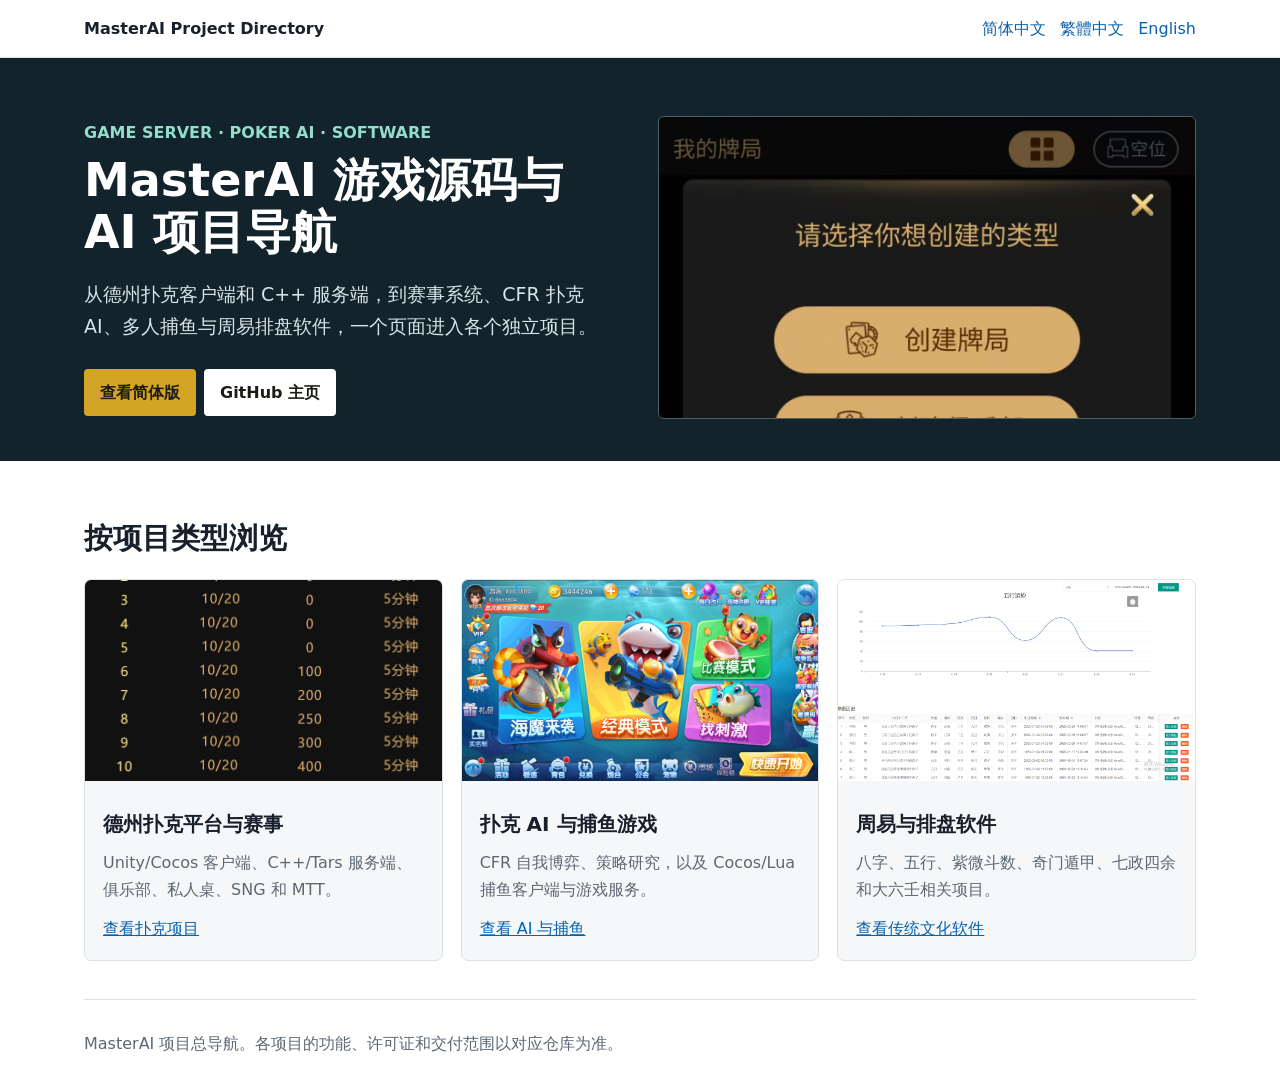
<file: docs/index.html>
<!doctype html><html lang="zh-CN"><head><meta charset="utf-8"><meta name="viewport" content="width=device-width,initial-scale=1"><meta name="google-site-verification" content="rrp5Uvgzi-1-rMxUBfhV3wjlNrFqzwnqiA4e3qsOLEM"><title>MasterAI 项目导航 | 德州扑克源码、扑克 AI、捕鱼与周易软件</title><meta name="description" content="MasterAI 官方项目导航：德州扑克源码、俱乐部与赛事平台、CFR 扑克 AI、捕鱼游戏源码、八字排盘和周易软件。"><link rel="canonical" href="https://masterai-top.github.io/masterai-top/"><link rel="alternate" hreflang="zh-CN" href="https://masterai-top.github.io/masterai-top/zh-cn/"><link rel="alternate" hreflang="zh-TW" href="https://masterai-top.github.io/masterai-top/zh-tw/"><link rel="alternate" hreflang="en" href="https://masterai-top.github.io/masterai-top/en/"><link rel="alternate" hreflang="x-default" href="https://masterai-top.github.io/masterai-top/"><link rel="stylesheet" href="assets/site.css"><meta property="og:title" content="MasterAI 游戏源码与 AI 项目导航"><meta property="og:image" content="https://masterai-top.github.io/masterai-top/assets/images/poker-club.jpg"><script type="application/ld+json">{"@context":"https://schema.org","@type":"Organization","name":"MasterAI","url":"https://masterai-top.github.io/masterai-top/","sameAs":["https://github.com/masterai-top"],"description":"Texas Holdem source code, poker AI, arcade fishing and Chinese metaphysics software project directory."}</script></head><body><nav><div class="inner navrow"><a class="brand" href="./">MasterAI Project Directory</a><div class="langs"><a href="zh-cn/">简体中文</a><a href="zh-tw/">繁體中文</a><a href="en/">English</a></div></div></nav><header class="hero"><div class="inner"><div><div class="eyebrow">GAME SERVER · POKER AI · SOFTWARE</div><h1>MasterAI 游戏源码与 AI 项目导航</h1><p>从德州扑克客户端和 C++ 服务端，到赛事系统、CFR 扑克 AI、多人捕鱼与周易排盘软件，一个页面进入各个独立项目。</p><div class="buttons"><a href="zh-cn/">查看简体版</a><a class="secondary" href="https://github.com/masterai-top">GitHub 主页</a></div></div><img src="assets/images/poker-club.jpg" alt="MasterAI 德州扑克俱乐部产品界面"></div></header><main><section><h2>按项目类型浏览</h2><div class="grid"><article class="card"><img src="assets/images/poker-mtt.jpg" alt="德州扑克赛事 MTT"><div class="body"><h3>德州扑克平台与赛事</h3><p>Unity/Cocos 客户端、C++/Tars 服务端、俱乐部、私人桌、SNG 和 MTT。</p><a href="zh-cn/#poker">查看扑克项目</a></div></article><article class="card"><img src="assets/images/fishing-lobby.png" alt="多人街机捕鱼游戏大厅"><div class="body"><h3>扑克 AI 与捕鱼游戏</h3><p>CFR 自我博弈、策略研究，以及 Cocos/Lua 捕鱼客户端与游戏服务。</p><a href="zh-cn/#ai-fishing">查看 AI 与捕鱼</a></div></article><article class="card"><img src="assets/images/five-elements.png" alt="八字排盘和周易软件"><div class="body"><h3>周易与排盘软件</h3><p>八字、五行、紫微斗数、奇门遁甲、七政四余和大六壬相关项目。</p><a href="zh-cn/#zhouyi">查看传统文化软件</a></div></article></div></section></main><footer>MasterAI 项目总导航。各项目的功能、许可证和交付范围以对应仓库为准。</footer></body></html>
</file>
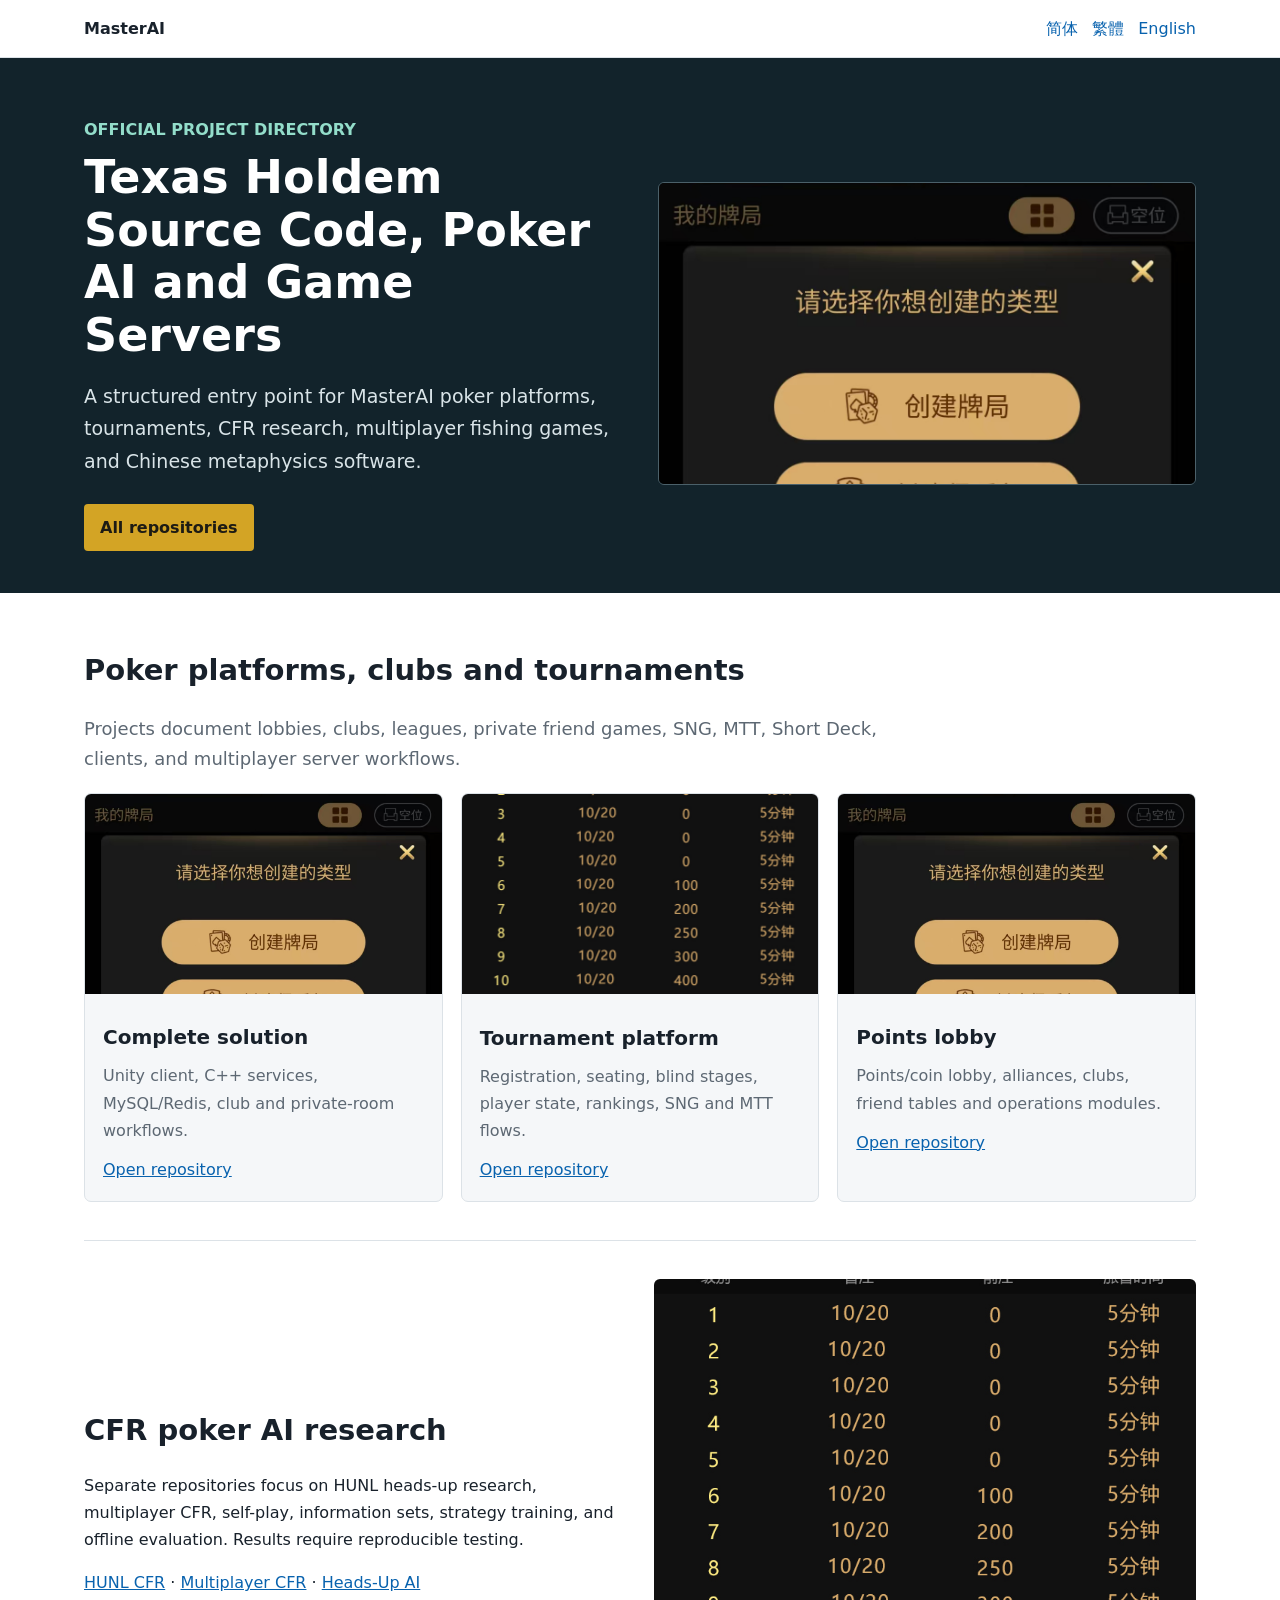
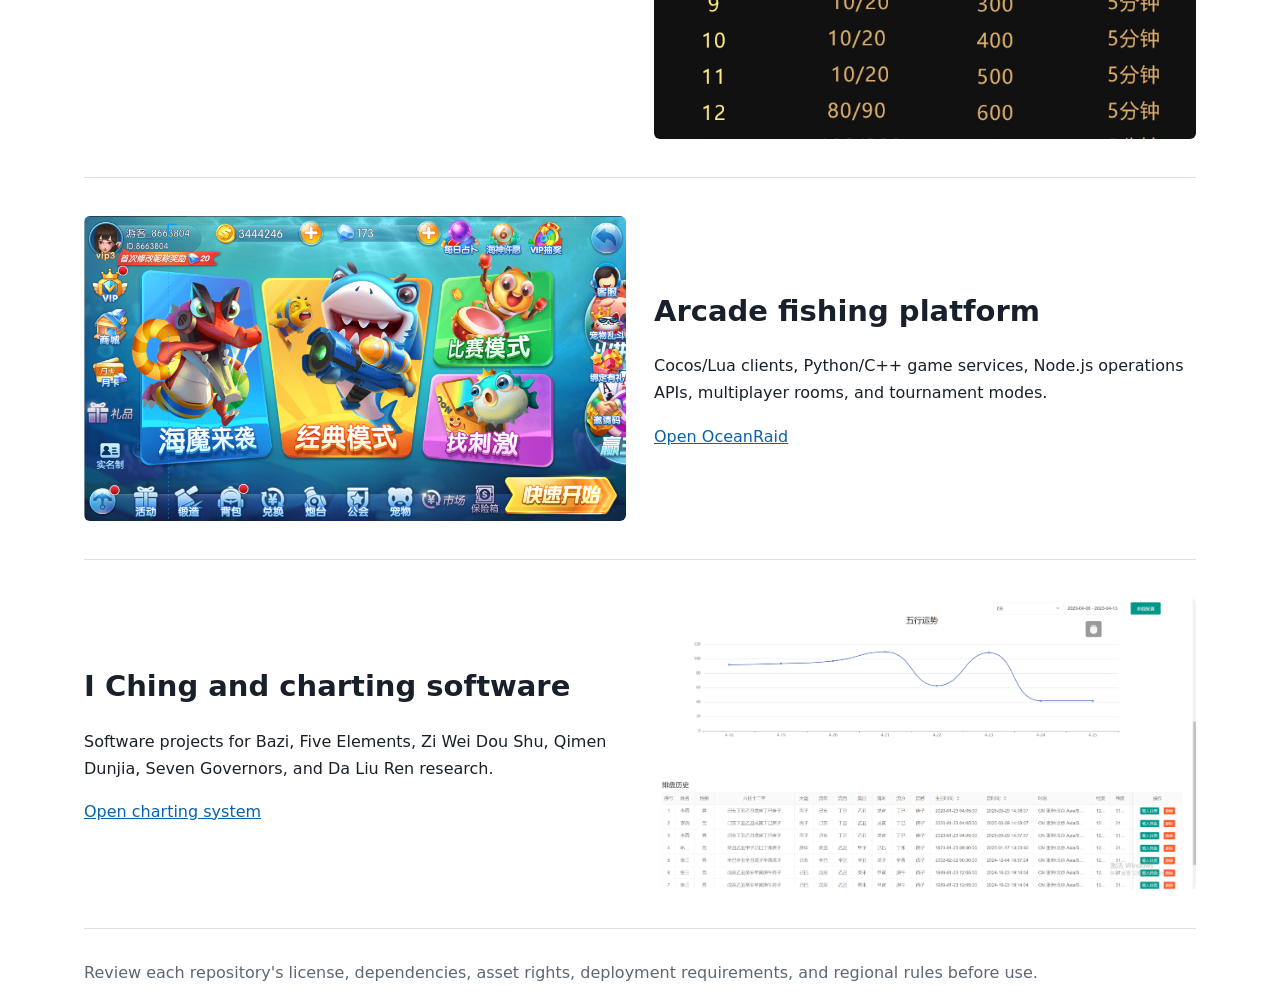
<file: docs/en/index.html>
<!doctype html><html lang="en"><head><meta charset="utf-8"><meta name="viewport" content="width=device-width,initial-scale=1"><title>MasterAI | Texas Holdem Source Code & Poker AI</title><meta name="description" content="Explore MasterAI Texas Holdem source code, poker club and tournament platforms, CFR poker AI, game servers, arcade fishing and software projects."><link rel="canonical" href="https://masterai-top.github.io/masterai-top/en/"><link rel="alternate" hreflang="zh-CN" href="https://masterai-top.github.io/masterai-top/zh-cn/"><link rel="alternate" hreflang="zh-TW" href="https://masterai-top.github.io/masterai-top/zh-tw/"><link rel="alternate" hreflang="en" href="https://masterai-top.github.io/masterai-top/en/"><link rel="stylesheet" href="../assets/site.css"></head><body><nav><div class="inner navrow"><a class="brand" href="../">MasterAI</a><div class="langs"><a href="../zh-cn/">简体</a><a href="../zh-tw/">繁體</a><a href="./">English</a></div></div></nav><header class="hero"><div class="inner"><div><div class="eyebrow">OFFICIAL PROJECT DIRECTORY</div><h1>Texas Holdem Source Code, Poker AI and Game Servers</h1><p>A structured entry point for MasterAI poker platforms, tournaments, CFR research, multiplayer fishing games, and Chinese metaphysics software.</p><div class="buttons"><a href="https://github.com/masterai-top?tab=repositories">All repositories</a></div></div><img src="../assets/images/poker-club.jpg" alt="Texas Holdem poker club product interface"></div></header><main><section><h2>Poker platforms, clubs and tournaments</h2><p class="lead">Projects document lobbies, clubs, leagues, private friend games, SNG, MTT, Short Deck, clients, and multiplayer server workflows.</p><div class="grid"><article class="card"><img src="../assets/images/poker-club.jpg" alt="Texas Holdem poker club source-code interface"><div class="body"><h3>Complete solution</h3><p>Unity client, C++ services, MySQL/Redis, club and private-room workflows.</p><a href="https://github.com/masterai-top/TexasHoldem-Poker-Complete-Solution">Open repository</a></div></article><article class="card"><img src="../assets/images/poker-mtt.jpg" alt="Texas Holdem MTT tournament interface"><div class="body"><h3>Tournament platform</h3><p>Registration, seating, blind stages, player state, rankings, SNG and MTT flows.</p><a href="https://github.com/masterai-top/Texas-Holdem-Poker-Tournament-Event-Platform">Open repository</a></div></article><article class="card"><img src="../assets/images/poker-club.jpg" alt="Texas Holdem points lobby"><div class="body"><h3>Points lobby</h3><p>Points/coin lobby, alliances, clubs, friend tables and operations modules.</p><a href="https://github.com/masterai-top/Texas-Hold-em-Points-Lobby">Open repository</a></div></article></div></section><section><div class="feature"><div><h2>CFR poker AI research</h2><p>Separate repositories focus on HUNL heads-up research, multiplayer CFR, self-play, information sets, strategy training, and offline evaluation. Results require reproducible testing.</p><p><a href="https://github.com/masterai-top/cfr-poker-ai-masterai">HUNL CFR</a> · <a href="https://github.com/masterai-top/CFR-Poker-AI-Engine-Texas-Holdem">Multiplayer CFR</a> · <a href="https://github.com/masterai-top/TexasHoldem-Poker-AI-HeadsUp-Engine">Heads-Up AI</a></p></div><img src="../assets/images/poker-mtt.jpg" alt="Poker AI strategy research scenario"></div></section><section><div class="feature"><img src="../assets/images/fishing-lobby.png" alt="OceanRaid multiplayer fishing game lobby"><div><h2>Arcade fishing platform</h2><p>Cocos/Lua clients, Python/C++ game services, Node.js operations APIs, multiplayer rooms, and tournament modes.</p><a href="https://github.com/masterai-top/OceanRaid-Fishing-Game-Platform">Open OceanRaid</a></div></div></section><section><div class="feature"><div><h2>I Ching and charting software</h2><p>Software projects for Bazi, Five Elements, Zi Wei Dou Shu, Qimen Dunjia, Seven Governors, and Da Liu Ren research.</p><a href="https://github.com/masterai-top/Bazi-Ziwei-Qimen-Dunjia-Divination-System-Source-Code">Open charting system</a></div><img src="../assets/images/five-elements.png" alt="Five Elements and Bazi charting software"></div></section></main><footer>Review each repository's license, dependencies, asset rights, deployment requirements, and regional rules before use.</footer></body></html>
</file>
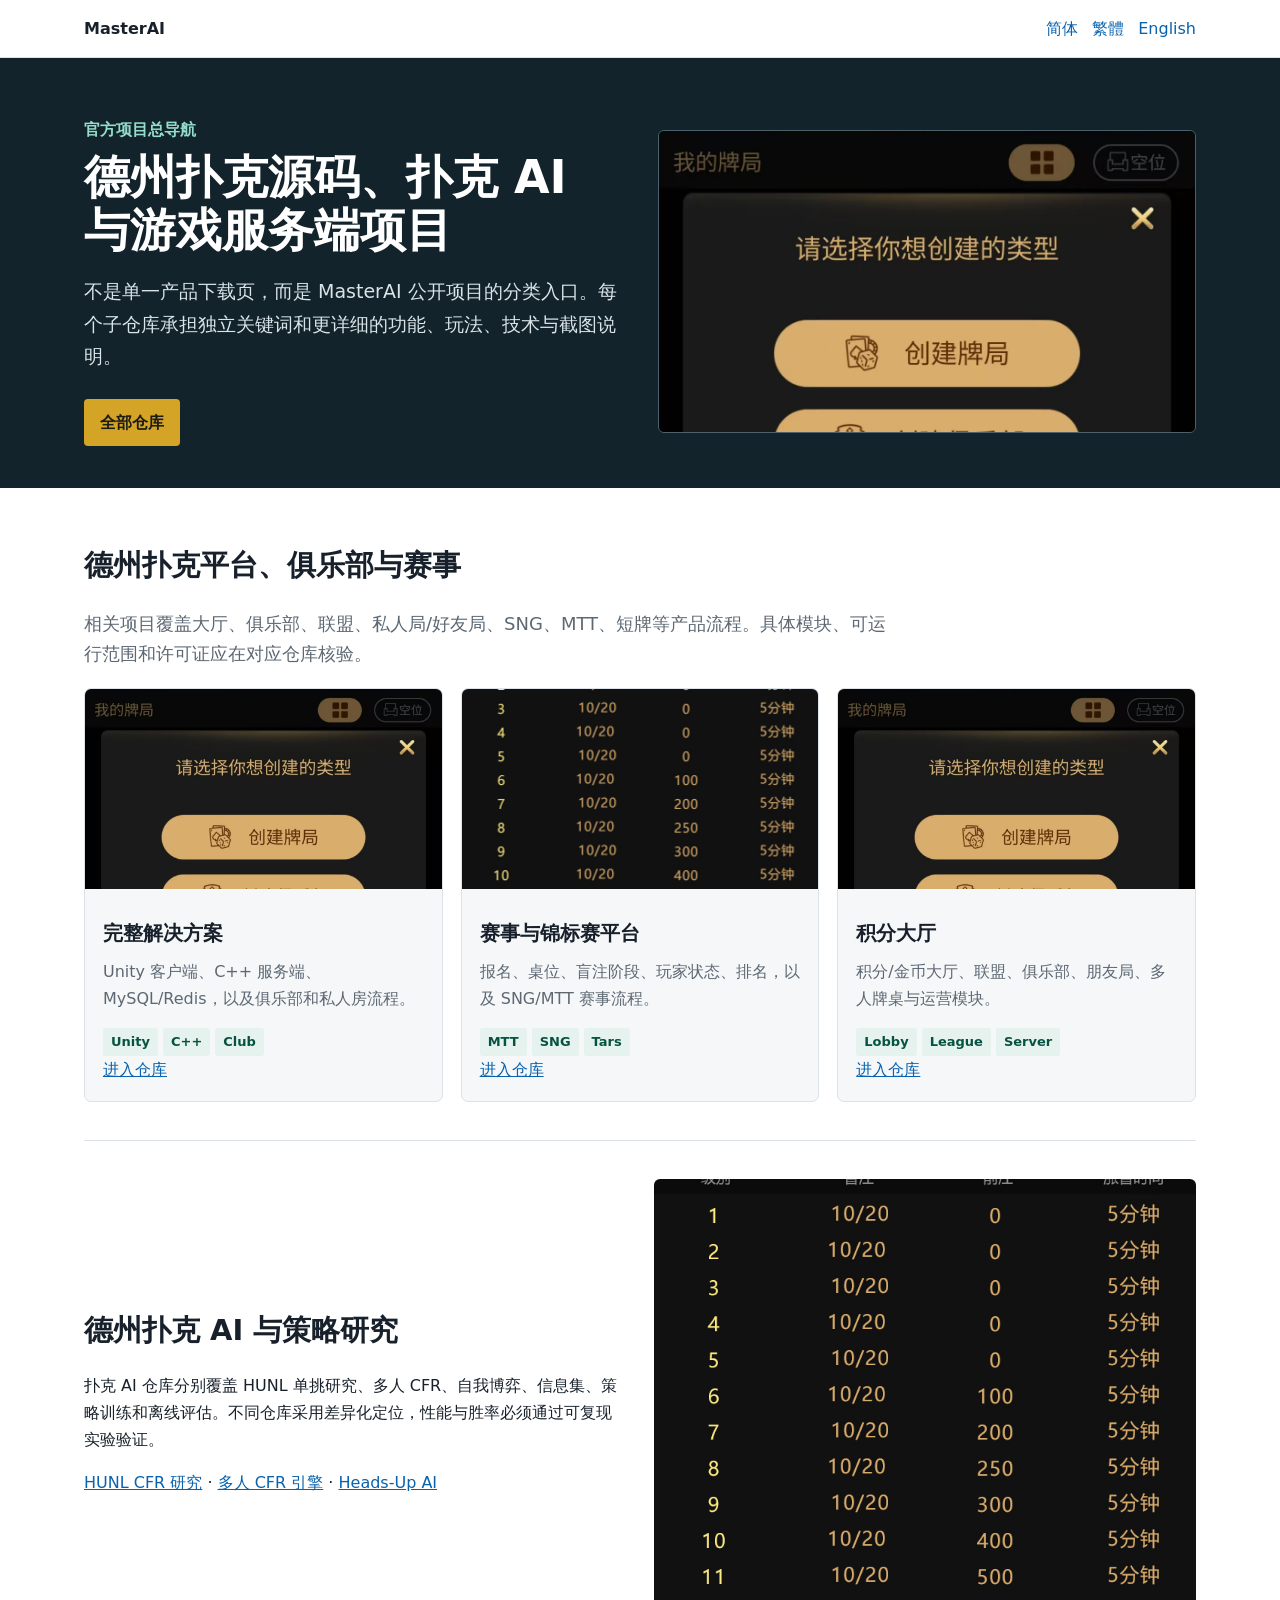
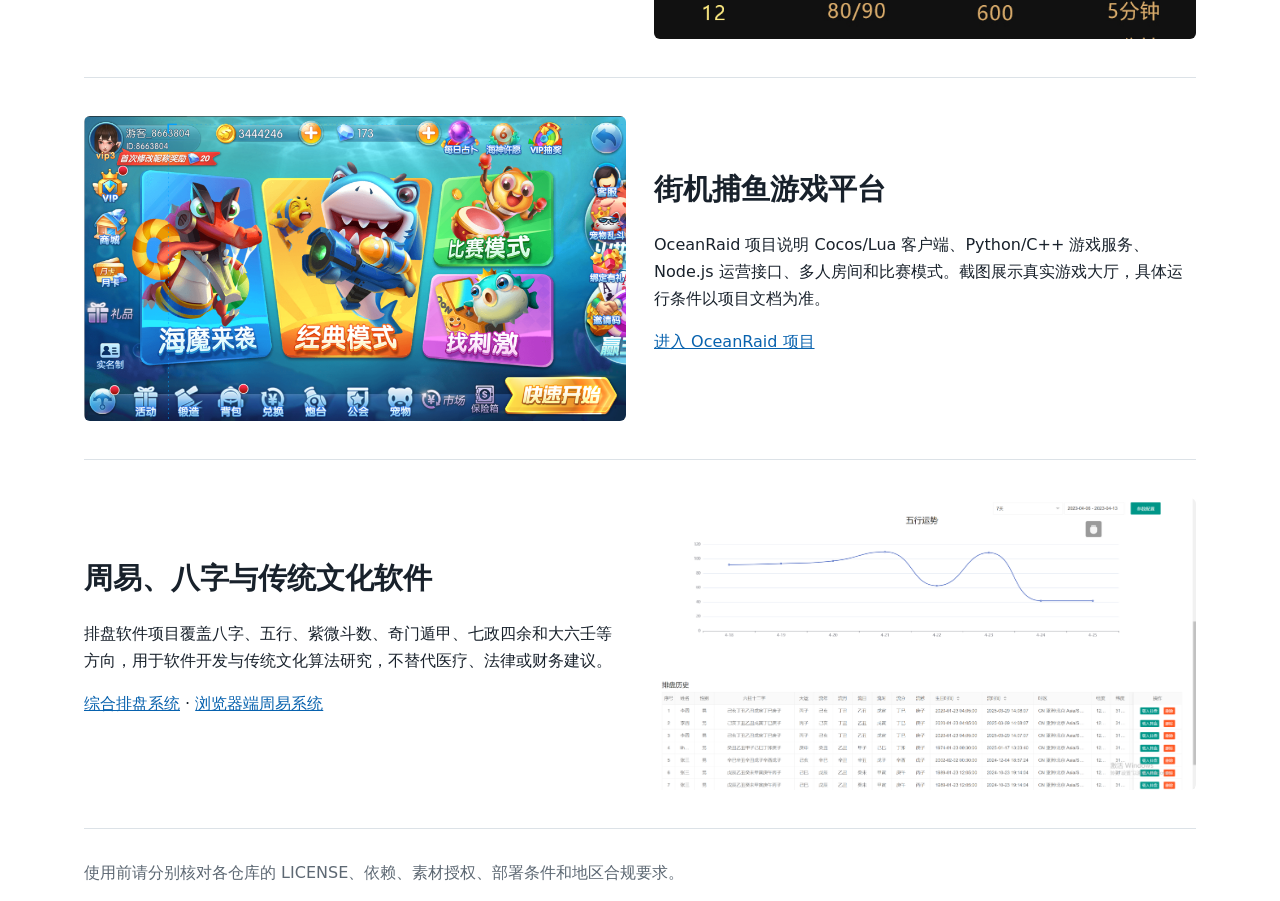
<file: docs/zh-cn/index.html>
<!doctype html><html lang="zh-CN"><head><meta charset="utf-8"><meta name="viewport" content="width=device-width,initial-scale=1"><title>MasterAI 德州扑克源码项目导航 | 赛事、俱乐部、AI 与游戏服务端</title><meta name="description" content="MasterAI 德州扑克源码项目导航，包含俱乐部、私人局、积分大厅、MTT/SNG 赛事、C++ 游戏服务端、CFR 扑克 AI、捕鱼和周易软件。"><link rel="canonical" href="https://masterai-top.github.io/masterai-top/zh-cn/"><link rel="alternate" hreflang="zh-CN" href="https://masterai-top.github.io/masterai-top/zh-cn/"><link rel="alternate" hreflang="zh-TW" href="https://masterai-top.github.io/masterai-top/zh-tw/"><link rel="alternate" hreflang="en" href="https://masterai-top.github.io/masterai-top/en/"><link rel="stylesheet" href="../assets/site.css"></head><body><nav><div class="inner navrow"><a class="brand" href="../">MasterAI</a><div class="langs"><a href="./">简体</a><a href="../zh-tw/">繁體</a><a href="../en/">English</a></div></div></nav><header class="hero"><div class="inner"><div><div class="eyebrow">官方项目总导航</div><h1>德州扑克源码、扑克 AI 与游戏服务端项目</h1><p>不是单一产品下载页，而是 MasterAI 公开项目的分类入口。每个子仓库承担独立关键词和更详细的功能、玩法、技术与截图说明。</p><div class="buttons"><a href="https://github.com/masterai-top?tab=repositories">全部仓库</a></div></div><img src="../assets/images/poker-club.jpg" alt="德州扑克俱乐部创建与管理界面"></div></header><main><section id="poker"><h2>德州扑克平台、俱乐部与赛事</h2><p class="lead">相关项目覆盖大厅、俱乐部、联盟、私人局/好友局、SNG、MTT、短牌等产品流程。具体模块、可运行范围和许可证应在对应仓库核验。</p><div class="grid"><article class="card"><img src="../assets/images/poker-club.jpg" alt="德州扑克俱乐部源码界面"><div class="body"><h3>完整解决方案</h3><p>Unity 客户端、C++ 服务端、MySQL/Redis，以及俱乐部和私人房流程。</p><div class="tags"><span>Unity</span><span>C++</span><span>Club</span></div><a href="https://github.com/masterai-top/TexasHoldem-Poker-Complete-Solution">进入仓库</a></div></article><article class="card"><img src="../assets/images/poker-mtt.jpg" alt="德州扑克 MTT 赛事源码界面"><div class="body"><h3>赛事与锦标赛平台</h3><p>报名、桌位、盲注阶段、玩家状态、排名，以及 SNG/MTT 赛事流程。</p><div class="tags"><span>MTT</span><span>SNG</span><span>Tars</span></div><a href="https://github.com/masterai-top/Texas-Holdem-Poker-Tournament-Event-Platform">进入仓库</a></div></article><article class="card"><img src="../assets/images/poker-club.jpg" alt="德州积分大厅与朋友局"><div class="body"><h3>积分大厅</h3><p>积分/金币大厅、联盟、俱乐部、朋友局、多人牌桌与运营模块。</p><div class="tags"><span>Lobby</span><span>League</span><span>Server</span></div><a href="https://github.com/masterai-top/Texas-Hold-em-Points-Lobby">进入仓库</a></div></article></div></section><section id="ai-fishing"><div class="feature"><div><h2>德州扑克 AI 与策略研究</h2><p>扑克 AI 仓库分别覆盖 HUNL 单挑研究、多人 CFR、自我博弈、信息集、策略训练和离线评估。不同仓库采用差异化定位，性能与胜率必须通过可复现实验验证。</p><p><a href="https://github.com/masterai-top/cfr-poker-ai-masterai">HUNL CFR 研究</a> · <a href="https://github.com/masterai-top/CFR-Poker-AI-Engine-Texas-Holdem">多人 CFR 引擎</a> · <a href="https://github.com/masterai-top/TexasHoldem-Poker-AI-HeadsUp-Engine">Heads-Up AI</a></p></div><img src="../assets/images/poker-mtt.jpg" alt="扑克 AI 对局与赛事研究场景"></div></section><section><div class="feature"><img src="../assets/images/fishing-lobby.png" alt="OceanRaid 多人捕鱼游戏大厅"><div><h2>街机捕鱼游戏平台</h2><p>OceanRaid 项目说明 Cocos/Lua 客户端、Python/C++ 游戏服务、Node.js 运营接口、多人房间和比赛模式。截图展示真实游戏大厅，具体运行条件以项目文档为准。</p><p><a href="https://github.com/masterai-top/OceanRaid-Fishing-Game-Platform">进入 OceanRaid 项目</a></p></div></div></section><section id="zhouyi"><div class="feature"><div><h2>周易、八字与传统文化软件</h2><p>排盘软件项目覆盖八字、五行、紫微斗数、奇门遁甲、七政四余和大六壬等方向，用于软件开发与传统文化算法研究，不替代医疗、法律或财务建议。</p><p><a href="https://github.com/masterai-top/Bazi-Ziwei-Qimen-Dunjia-Divination-System-Source-Code">综合排盘系统</a> · <a href="https://github.com/masterai-top/Zhouyi-Divination-System-Source-Code">浏览器端周易系统</a></p></div><img src="../assets/images/five-elements.png" alt="五行分析与八字排盘软件截图"></div></section></main><footer>使用前请分别核对各仓库的 LICENSE、依赖、素材授权、部署条件和地区合规要求。</footer></body></html>
</file>
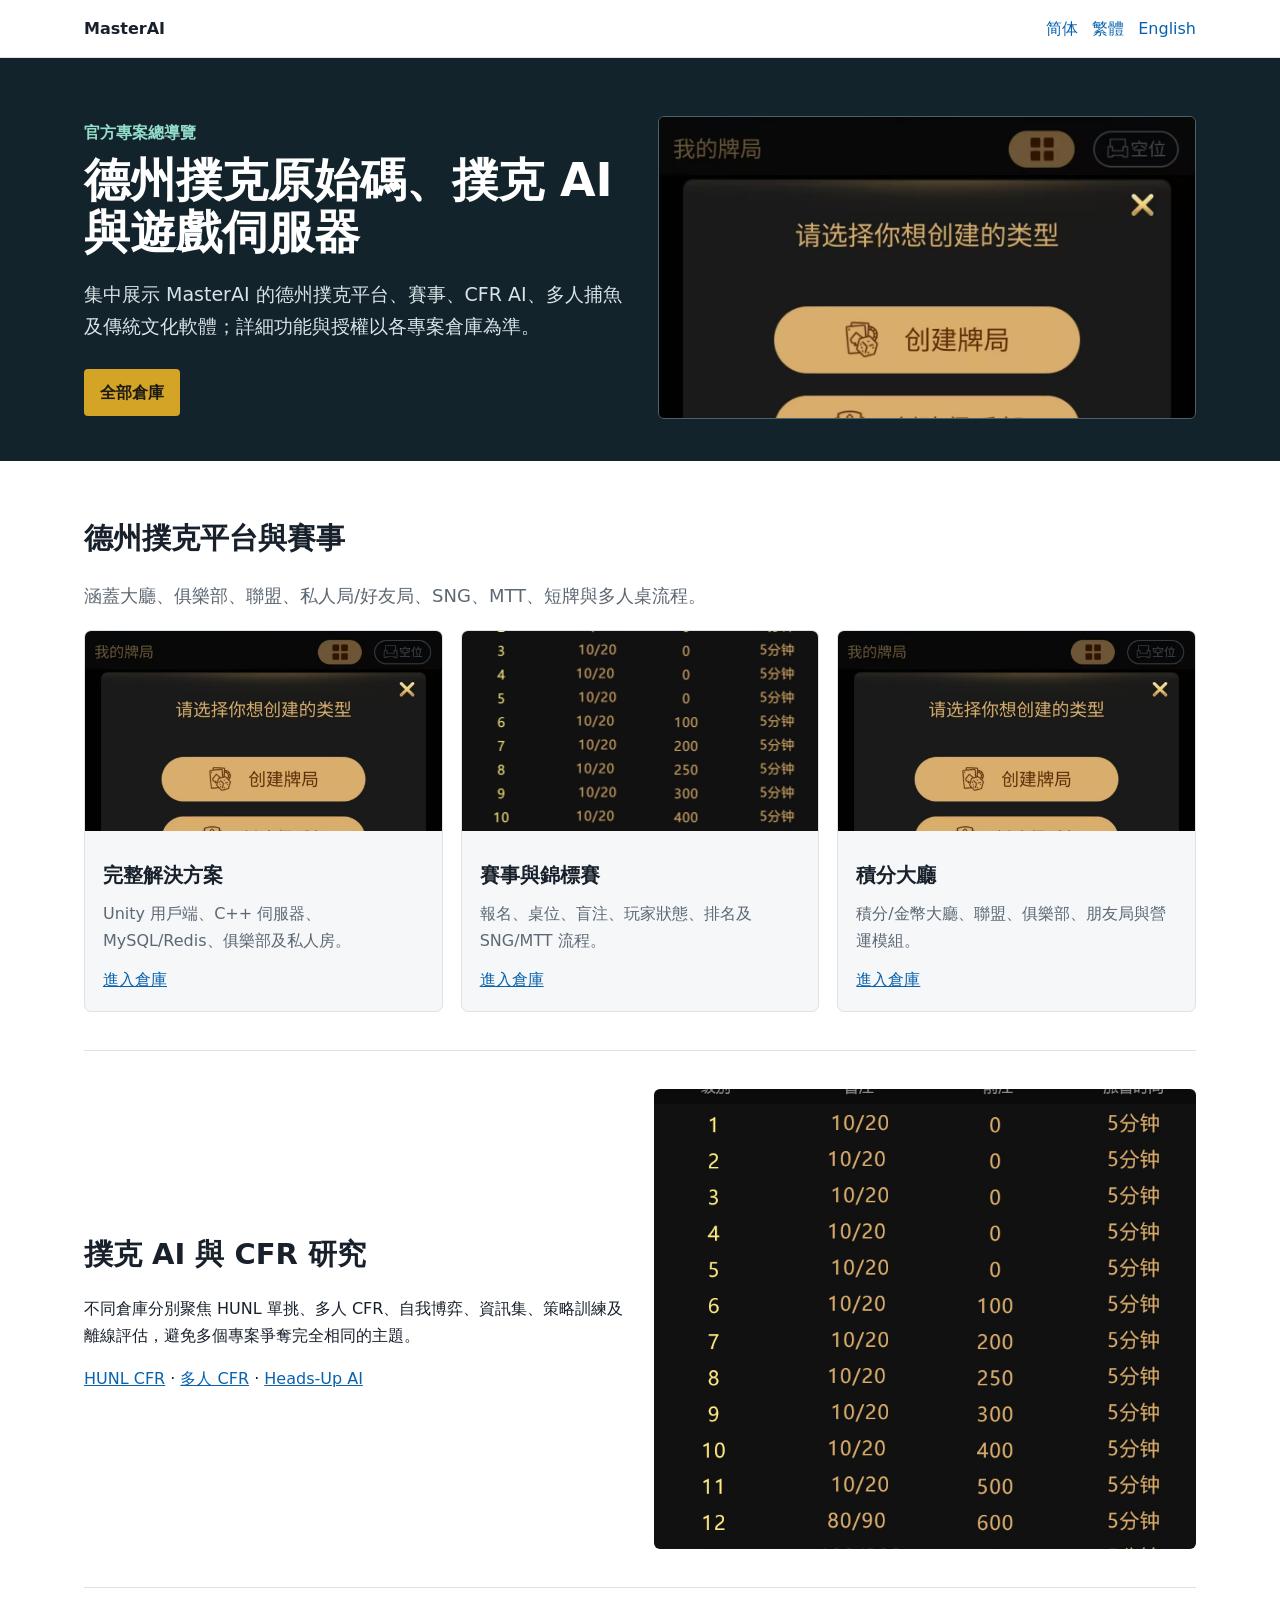
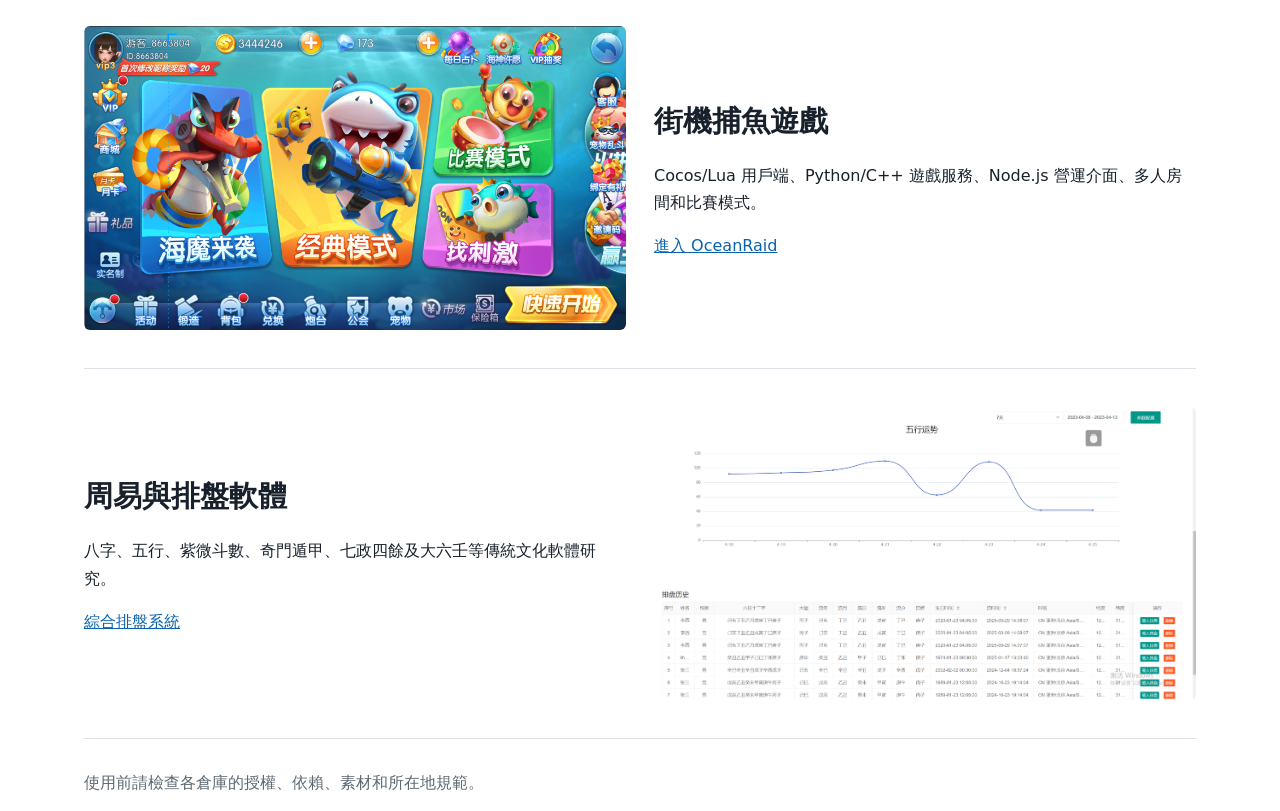
<file: docs/zh-tw/index.html>
<!doctype html><html lang="zh-TW"><head><meta charset="utf-8"><meta name="viewport" content="width=device-width,initial-scale=1"><title>MasterAI 德州撲克原始碼導覽 | 賽事、俱樂部、AI 與遊戲伺服器</title><meta name="description" content="MasterAI 德州撲克原始碼導覽，涵蓋俱樂部、私人局、積分大廳、MTT/SNG 賽事、C++ 伺服器、CFR 撲克 AI、捕魚及周易軟體。"><link rel="canonical" href="https://masterai-top.github.io/masterai-top/zh-tw/"><link rel="alternate" hreflang="zh-CN" href="https://masterai-top.github.io/masterai-top/zh-cn/"><link rel="alternate" hreflang="zh-TW" href="https://masterai-top.github.io/masterai-top/zh-tw/"><link rel="alternate" hreflang="en" href="https://masterai-top.github.io/masterai-top/en/"><link rel="stylesheet" href="../assets/site.css"></head><body><nav><div class="inner navrow"><a class="brand" href="../">MasterAI</a><div class="langs"><a href="../zh-cn/">简体</a><a href="./">繁體</a><a href="../en/">English</a></div></div></nav><header class="hero"><div class="inner"><div><div class="eyebrow">官方專案總導覽</div><h1>德州撲克原始碼、撲克 AI 與遊戲伺服器</h1><p>集中展示 MasterAI 的德州撲克平台、賽事、CFR AI、多人捕魚及傳統文化軟體；詳細功能與授權以各專案倉庫為準。</p><div class="buttons"><a href="https://github.com/masterai-top?tab=repositories">全部倉庫</a></div></div><img src="../assets/images/poker-club.jpg" alt="德州撲克俱樂部產品介面"></div></header><main><section><h2>德州撲克平台與賽事</h2><p class="lead">涵蓋大廳、俱樂部、聯盟、私人局/好友局、SNG、MTT、短牌與多人桌流程。</p><div class="grid"><article class="card"><img src="../assets/images/poker-club.jpg" alt="德州撲克俱樂部原始碼畫面"><div class="body"><h3>完整解決方案</h3><p>Unity 用戶端、C++ 伺服器、MySQL/Redis、俱樂部及私人房。</p><a href="https://github.com/masterai-top/TexasHoldem-Poker-Complete-Solution">進入倉庫</a></div></article><article class="card"><img src="../assets/images/poker-mtt.jpg" alt="德州撲克 MTT 賽事畫面"><div class="body"><h3>賽事與錦標賽</h3><p>報名、桌位、盲注、玩家狀態、排名及 SNG/MTT 流程。</p><a href="https://github.com/masterai-top/Texas-Holdem-Poker-Tournament-Event-Platform">進入倉庫</a></div></article><article class="card"><img src="../assets/images/poker-club.jpg" alt="德州積分大廳"><div class="body"><h3>積分大廳</h3><p>積分/金幣大廳、聯盟、俱樂部、朋友局與營運模組。</p><a href="https://github.com/masterai-top/Texas-Hold-em-Points-Lobby">進入倉庫</a></div></article></div></section><section><div class="feature"><div><h2>撲克 AI 與 CFR 研究</h2><p>不同倉庫分別聚焦 HUNL 單挑、多人 CFR、自我博弈、資訊集、策略訓練及離線評估，避免多個專案爭奪完全相同的主題。</p><p><a href="https://github.com/masterai-top/cfr-poker-ai-masterai">HUNL CFR</a> · <a href="https://github.com/masterai-top/CFR-Poker-AI-Engine-Texas-Holdem">多人 CFR</a> · <a href="https://github.com/masterai-top/TexasHoldem-Poker-AI-HeadsUp-Engine">Heads-Up AI</a></p></div><img src="../assets/images/poker-mtt.jpg" alt="撲克 AI 策略研究場景"></div></section><section><div class="feature"><img src="../assets/images/fishing-lobby.png" alt="多人街機捕魚遊戲大廳"><div><h2>街機捕魚遊戲</h2><p>Cocos/Lua 用戶端、Python/C++ 遊戲服務、Node.js 營運介面、多人房間和比賽模式。</p><a href="https://github.com/masterai-top/OceanRaid-Fishing-Game-Platform">進入 OceanRaid</a></div></div></section><section><div class="feature"><div><h2>周易與排盤軟體</h2><p>八字、五行、紫微斗數、奇門遁甲、七政四餘及大六壬等傳統文化軟體研究。</p><a href="https://github.com/masterai-top/Bazi-Ziwei-Qimen-Dunjia-Divination-System-Source-Code">綜合排盤系統</a></div><img src="../assets/images/five-elements.png" alt="五行分析與八字排盤軟體"></div></section></main><footer>使用前請檢查各倉庫的授權、依賴、素材和所在地規範。</footer></body></html>
</file>
<file: docs/assets/site.css>
:root{--ink:#18212b;--muted:#5d6873;--paper:#f5f7f9;--line:#dce2e7;--green:#086c57;--gold:#d3a425;--night:#12232b}*{box-sizing:border-box}html{scroll-behavior:smooth}body{margin:0;color:var(--ink);font:16px/1.7 system-ui,-apple-system,"Segoe UI",sans-serif}a{color:#0862ae}nav{position:sticky;top:0;z-index:3;background:#fff;border-bottom:1px solid var(--line)}nav .inner,main,footer{max-width:1160px;margin:auto;padding:15px 24px}.navrow{display:flex;justify-content:space-between;gap:18px;align-items:center}.brand{font-weight:850;color:var(--ink);text-decoration:none}.langs a{margin-left:14px;text-decoration:none}.hero{background:var(--night);color:#fff}.hero .inner{max-width:1160px;margin:auto;padding:58px 24px 42px;display:grid;grid-template-columns:1fr 1fr;gap:36px;align-items:center}.hero h1{font-size:46px;line-height:1.14;margin:8px 0 16px}.hero p{color:#d9e4e8;font-size:19px}.hero img{width:100%;aspect-ratio:16/9;object-fit:cover;border-radius:6px;border:1px solid #4b6069}.eyebrow{font-weight:800;color:#93ddca}.buttons a{display:inline-block;padding:10px 16px;margin:8px 8px 0 0;border-radius:4px;background:var(--gold);color:#1d1b14;text-decoration:none;font-weight:800}.buttons a.secondary{background:#fff}section{padding:38px 0;border-bottom:1px solid var(--line)}h2{font-size:29px;margin:0 0 16px}.lead{max-width:820px;color:var(--muted);font-size:18px}.grid{display:grid;grid-template-columns:repeat(3,1fr);gap:18px}.card{border:1px solid var(--line);border-radius:7px;background:var(--paper);overflow:hidden}.card img{width:100%;aspect-ratio:16/9;object-fit:cover}.card .body{padding:18px}.card h3{margin:0 0 8px;font-size:20px}.card p{color:var(--muted);margin:0 0 12px}.feature{display:grid;grid-template-columns:1fr 1fr;gap:28px;align-items:center}.feature img{width:100%;border-radius:6px;max-height:460px;object-fit:cover}.tags span{display:inline-block;margin:4px 5px 0 0;padding:3px 8px;border-radius:3px;background:#e5f2ee;color:#075342;font-size:13px;font-weight:700}footer{color:var(--muted)}@media(max-width:780px){.hero .inner,.feature,.grid{grid-template-columns:1fr}.hero h1{font-size:34px}.navrow{align-items:flex-start;flex-direction:column}.langs a{margin:0 12px 0 0}}
</file>
